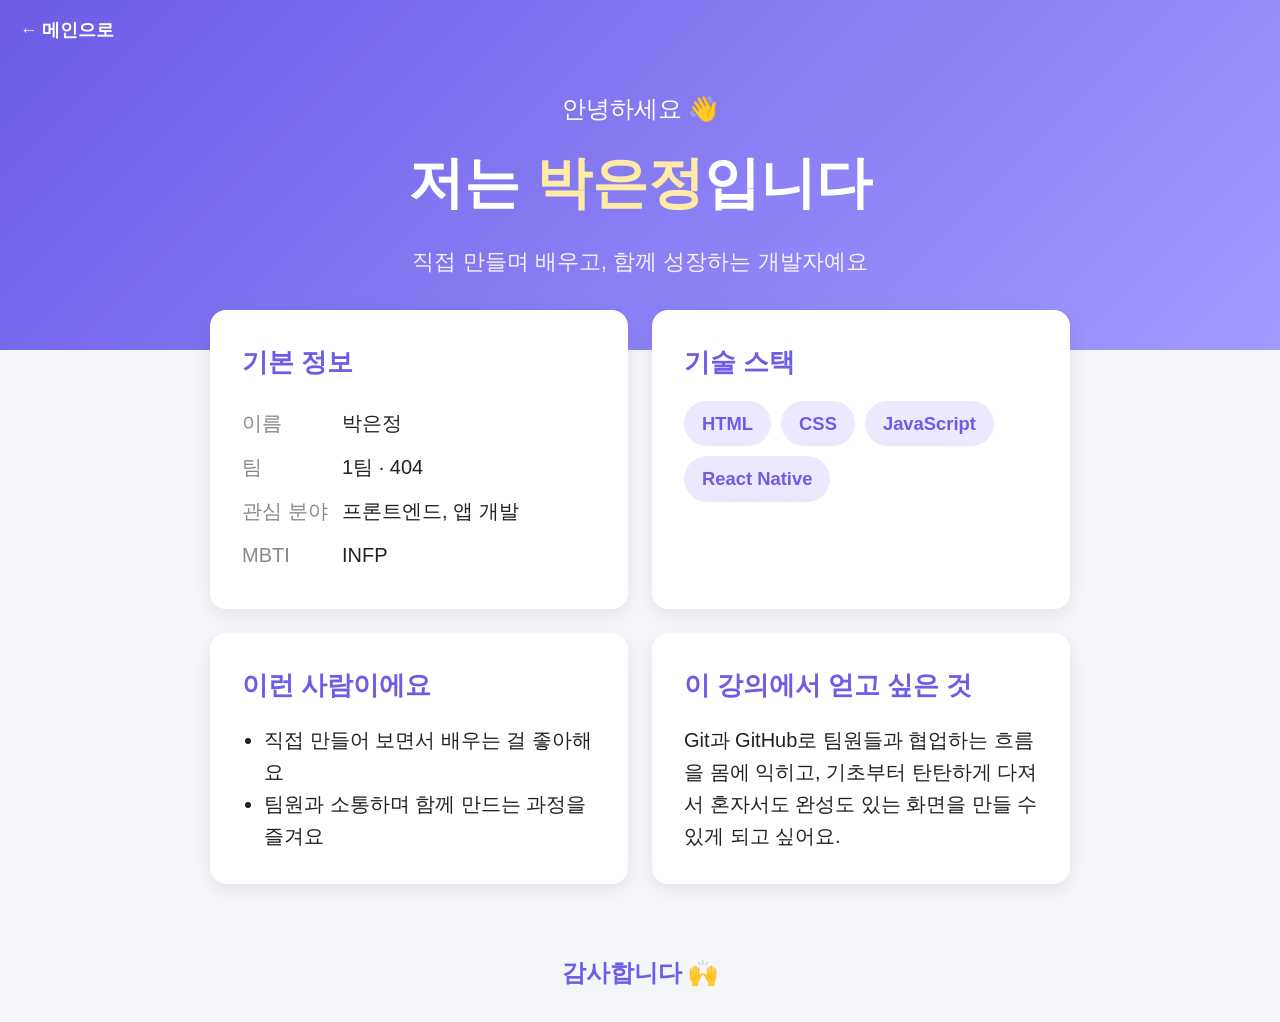
<file: eunjeong/index.html>
<!doctype html>
<html lang="ko">
  <head>
    <meta charset="UTF-8" />
    <meta name="viewport" content="width=device-width, initial-scale=1.0" />
    <title>자기소개 | 박은정</title>
    <link rel="stylesheet" href="../css/eunjeong.css" />
  </head>
  <body>
    <a class="back" href="../index.html">← 메인으로</a>

    <header class="hero">
      <p class="hello">안녕하세요 👋</p>
      <h1>저는 <span class="accent">박은정</span>입니다</h1>
      <p class="tagline">직접 만들며 배우고, 함께 성장하는 개발자예요</p>
    </header>

    <main>
      <section class="card">
        <h2>기본 정보</h2>
        <ul class="info">
          <li><span>이름</span>박은정</li>
          <li><span>팀</span>1팀 · 404</li>
          <li><span>관심 분야</span>프론트엔드, 앱 개발</li>
          <li><span>MBTI</span>INFP</li>
        </ul>
      </section>

      <section class="card">
        <h2>기술 스택</h2>
        <div class="tags">
          <span>HTML</span>
          <span>CSS</span>
          <span>JavaScript</span>
          <span>React Native</span>
        </div>
      </section>

      <section class="card">
        <h2>이런 사람이에요</h2>
        <ul class="points">
          <li>직접 만들어 보면서 배우는 걸 좋아해요</li>
          <li>팀원과 소통하며 함께 만드는 과정을 즐겨요</li>
        </ul>
      </section>

      <section class="card">
        <h2>이 강의에서 얻고 싶은 것</h2>
        <p>
          Git과 GitHub로 팀원들과 협업하는 흐름을 몸에 익히고, 기초부터 탄탄하게
          다져서 혼자서도 완성도 있는 화면을 만들 수 있게 되고 싶어요.
        </p>
      </section>
    </main>

    <footer>감사합니다 🙌</footer>
  </body>
</html>
</file>
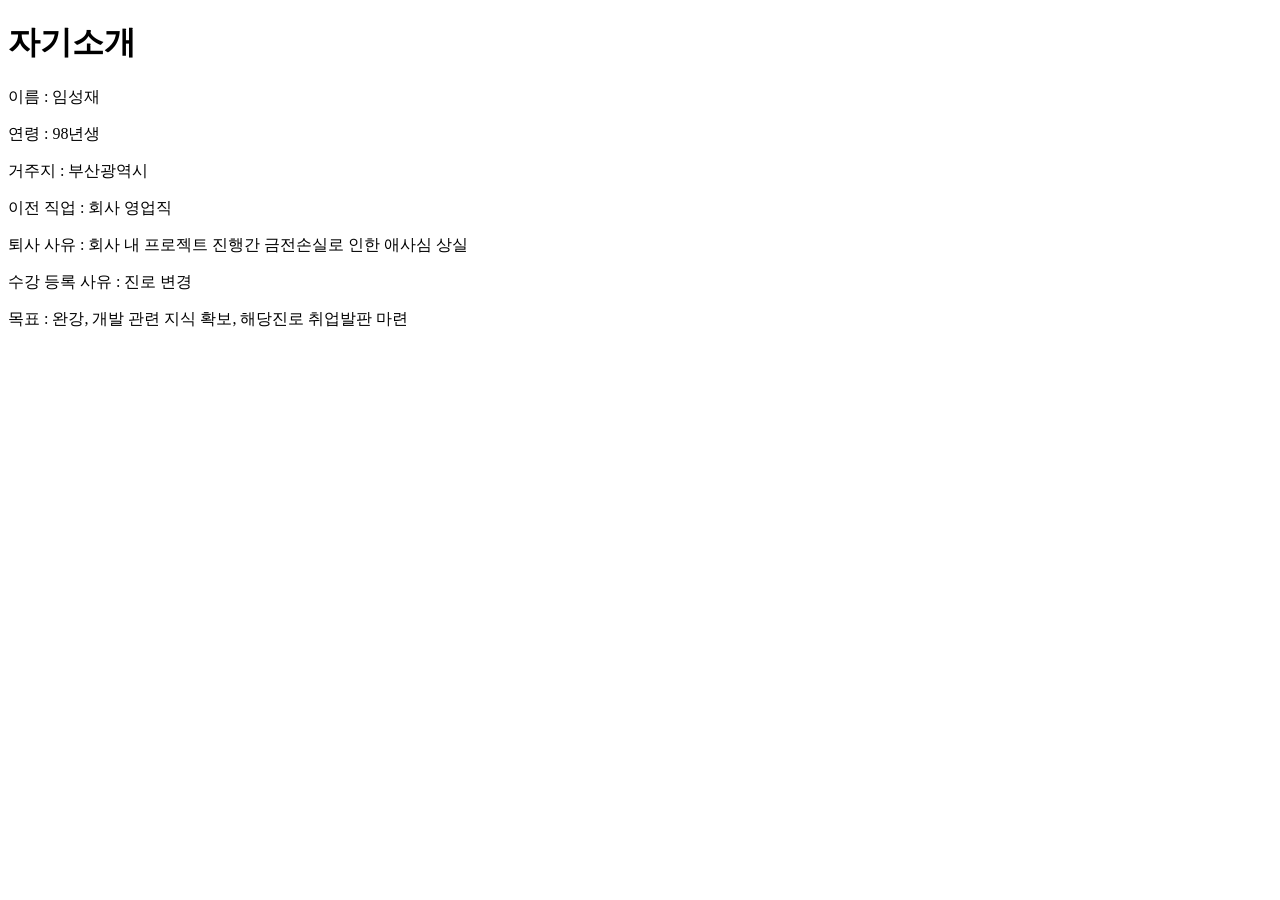
<file: lim/index.html>
<!DOCTYPE html>
<html lang="ko">
<head>
    <title>임성재 자기소개</title>
</head>
<body>
    <h1>자기소개</h1>
    <p> 이름 : 임성재</p>
    <p> 연령 : 98년생</p>
    <p> 거주지 : 부산광역시</p>
    <p> 이전 직업 : 회사 영업직 <p>
    <p> 퇴사 사유 : 회사 내 프로젝트 진행간 금전손실로 인한 애사심 상실 <p>
    <p> 수강 등록 사유 : 진로 변경</p>
    <p> 목표 : 완강, 개발 관련 지식 확보, 해당진로 취업발판 마련</p>
    </p>
</body>
</file>
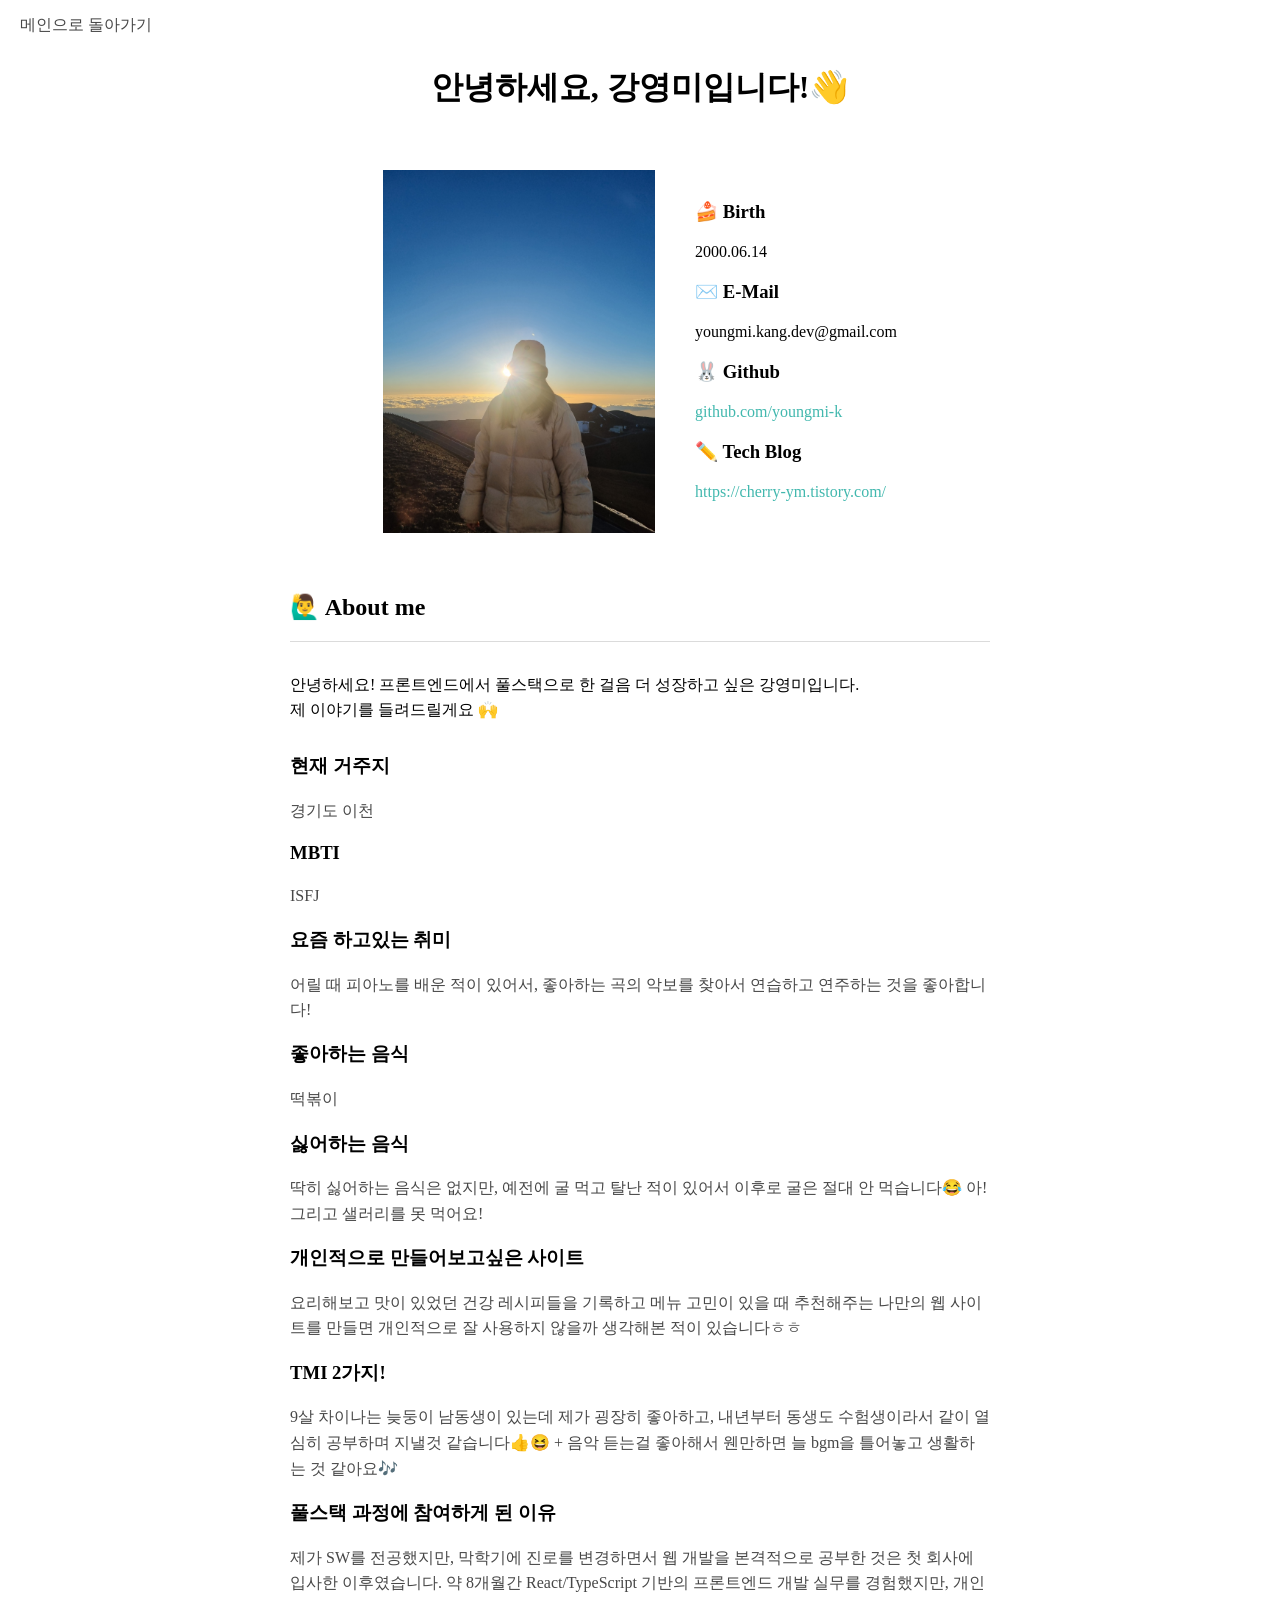
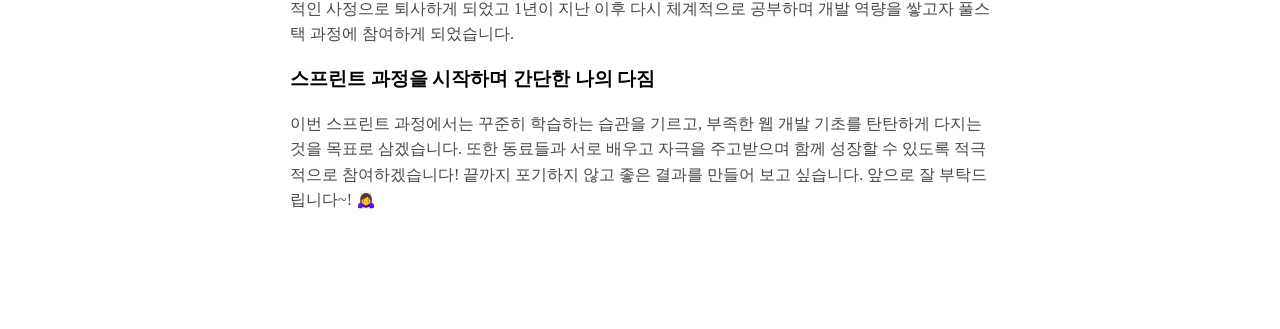
<file: youngmi/index.html>
<!doctype html>
<html lang="en">
  <head>
    <meta charset="UTF-8" />
    <meta name="viewport" content="width=device-width, initial-scale=1.0" />
    <title>강영미 소개페이지</title>
    <link rel="preconnect" href="https://fonts.googleapis.com" />
    <link rel="preconnect" href="https://fonts.gstatic.com" crossorigin />
    <link
      href="https://fonts.googleapis.com/css2?family=Nanum+Gothic&display=swap"
      rel="stylesheet"
    />
    <!-- <link rel="stylesheet" href="/css/style.css" /> -->
    <link rel="stylesheet" href="/css/youngmi.css" />
  </head>
  <body>
    <header>
        <a class="back" href="/">메인으로 돌아가기</a>
      <h1 class="header-title">안녕하세요, 강영미입니다!👋</h1>
    </header>
    <main>
      <section class="profile">
        <img class="profile-img" src="/images/youngmi-profile.jpg" />
        <div class="profile-content">
          <h3>🍰 Birth</h3>
          <p>2000.06.14</p>
          <h3>✉️ E-Mail</h3>
          <p>youngmi.kang.dev@gmail.com</p>
          <h3>🐰 Github</h3>
          <a href="https://github.com/youngmi-k">github.com/youngmi-k</a>
          <h3>✏️ Tech Blog</h3>
          <a href="https://cherry-ym.tistory.com/"
            >https://cherry-ym.tistory.com/</a
          >
        </div>
      </section>
      <section class="introduction">
        <div class="title">
          <h2>🙋‍♂️ About me</h2>
        </div>
        <div class="description">
          <p>
            안녕하세요! 프론트엔드에서 풀스택으로 한 걸음 더 성장하고 싶은 강영미입니다.<br>
            제 이야기를 들려드릴게요 🙌
          </p>
        </div>
        <ul class="content-list">
          <li class="content">
            <h3>현재 거주지</h3>
            <p>경기도 이천</p>
          </li>
          <li class="content">
            <h3>MBTI</h3>
            <p>ISFJ</p>
          </li>
          <li class="content">
            <h3>요즘 하고있는 취미</h3>
            <p>
              어릴 때 피아노를 배운 적이 있어서, 좋아하는 곡의 악보를 찾아서
              연습하고 연주하는 것을 좋아합니다!
            </p>
          </li>
          <li class="content">
            <h3>좋아하는 음식</h3>
            <p>떡볶이</p>
          </li>
          <li class="content">
            <h3>싫어하는 음식</h3>
            <p>
              딱히 싫어하는 음식은 없지만, 예전에 굴 먹고 탈난 적이 있어서
              이후로 굴은 절대 안 먹습니다😂 아! 그리고 샐러리를 못 먹어요!
            </p>
          </li>
          <li class="content">
            <h3>개인적으로 만들어보고싶은 사이트</h3>
            <p>
              요리해보고 맛이 있었던 건강 레시피들을 기록하고 메뉴 고민이 있을
              때 추천해주는 나만의 웹 사이트를 만들면 개인적으로 잘 사용하지
              않을까 생각해본 적이 있습니다ㅎㅎ
            </p>
          </li>
          <li class="content">
            <h3>TMI 2가지!</h3>
            <p>
              9살 차이나는 늦둥이 남동생이 있는데 제가 굉장히 좋아하고, 내년부터
              동생도 수험생이라서 같이 열심히 공부하며 지낼것 같습니다👍😆 +
              음악 듣는걸 좋아해서 웬만하면 늘 bgm을 틀어놓고 생활하는 것
              같아요🎶
            </p>
          </li>
          <li class="content">
            <h3>풀스택 과정에 참여하게 된 이유</h3>
            <p>
              제가 SW를 전공했지만, 막학기에 진로를 변경하면서 웹 개발을
              본격적으로 공부한 것은 첫 회사에 입사한 이후였습니다. 약 8개월간
              React/TypeScript 기반의 프론트엔드 개발 실무를 경험했지만,
              개인적인 사정으로 퇴사하게 되었고 1년이 지난 이후 다시 체계적으로
              공부하며 개발 역량을 쌓고자 풀스택 과정에 참여하게 되었습니다.
            </p>
          </li>
          <li class="content">
            <h3>스프린트 과정을 시작하며 간단한 나의 다짐</h3>
            <p>
              이번 스프린트 과정에서는 꾸준히 학습하는 습관을 기르고, 부족한 웹
              개발 기초를 탄탄하게 다지는 것을 목표로 삼겠습니다. 또한 동료들과
              서로 배우고 자극을 주고받으며 함께 성장할 수 있도록 적극적으로
              참여하겠습니다! 끝까지 포기하지 않고 좋은 결과를 만들어 보고
              싶습니다. 앞으로 잘 부탁드립니다~! 🙇‍♀️
            </p>
          </div>
        </ul>
      </section>
    </main>
  </body>
</html>
</file>
<file: css/eunjeong.css>
* {
  box-sizing: border-box;
  margin: 0;
  padding: 0;
}

body {
  font-family: "Pretendard", -apple-system, "Apple SD Gothic Neo", sans-serif;
  background: #f5f6fa;
  color: #222;
  line-height: 1.6;
}

.back {
  position: absolute;
  top: 16px;
  left: 20px;
  color: #fff;
  text-decoration: none;
  font-size: 1.1rem;
  font-weight: 600;
}

.back:hover {
  text-decoration: underline;
}

/* 발표용: 큰 글씨 */
.hero {
  text-align: center;
  padding: 90px 20px 70px;
  background: linear-gradient(135deg, #6c5ce7, #a29bfe);
  color: #fff;
}

.hello {
  font-size: 1.5rem;
  margin-bottom: 10px;
}

.hero h1 {
  font-size: 3.5rem;
}

.accent {
  color: #ffeaa7;
}

.tagline {
  margin-top: 16px;
  font-size: 1.4rem;
  opacity: 0.9;
}

main {
  max-width: 900px;
  margin: -40px auto 0;
  padding: 0 20px 40px;
  display: grid;
  grid-template-columns: 1fr 1fr;
  gap: 24px;
}

.card {
  background: #fff;
  border-radius: 16px;
  padding: 32px;
  box-shadow: 0 6px 20px rgba(0, 0, 0, 0.08);
}

.card h2 {
  font-size: 1.6rem;
  color: #6c5ce7;
  margin-bottom: 18px;
}

.card p,
.card li {
  font-size: 1.25rem;
}

.info {
  list-style: none;
}

.info li {
  padding: 6px 0;
}

.info span {
  display: inline-block;
  width: 100px;
  color: #888;
}

.tags {
  display: flex;
  flex-wrap: wrap;
  gap: 10px;
}

.tags span {
  background: #ece9ff;
  color: #6c5ce7;
  padding: 8px 18px;
  border-radius: 999px;
  font-size: 1.15rem;
  font-weight: 600;
}

.points {
  padding-left: 22px;
}

footer {
  text-align: center;
  padding: 30px;
  font-size: 1.5rem;
  color: #6c5ce7;
  font-weight: 700;
}

@media (max-width: 700px) {
  main {
    grid-template-columns: 1fr;
  }
  .hero h1 {
    font-size: 2.4rem;
  }
}
</file>
<file: css/style.css>
* {
  box-sizing: border-box;
}

body {
  font-family:
    "Pretendard Variable",
    Pretendard,
    -apple-system,
    BlinkMacSystemFont,
    system-ui,
    Roboto,
    "Helvetica Neue",
    "Segoe UI",
    "Apple SD Gothic Neo",
    "Noto Sans KR",
    "Malgun Gothic",
    "Apple Color Emoji",
    "Segoe UI Emoji",
    "Segoe UI Symbol",
    sans-serif;
  background-color: #edede9;
}

header {
  width: 100%;
  height: 250px;
  display: flex;
  justify-content: center;
  align-items: center;
}

header .title {
  font-size: 3rem;
  font-weight: 700;
  color: #343a40;
}

main .team-section .member-container .member a {
  font-size: 128px;
}

main .team-section {
  width: 100%;
}

.team-section .member-container {
  display: grid;
  grid-template-columns: repeat(4, 1fr);
}

.team-section .member-container .member {
  display: flex;
  flex-direction: column;
  align-items: center;
  gap: 20px;
}

.team-section .member-container .member h2 {
  font-size: 1.5rem;
  font-weight: 500;
  color: #495057;
}
</file>
<file: css/youngmi.css>
* {
  box-sizing: border-box;
}

body {
  margin: 0;
  padding: 0;
}

header {
  margin-bottom: 60px;
  padding-top: 15px;
}

main {
  width: 100%;
  max-width: 700px;
  margin: 0 auto;
  padding-bottom: 100px;
}

.header-title {
  text-align: center;
  margin: 0;
  padding-top: 30px;
}

.back {
  text-decoration: none;
  color: #474747;
  padding: 0 20px;
}

.profile {
  display: flex;
  justify-content: center;
  align-items: center;
  gap: 40px;
  margin-bottom: 60px;
}

.profile-img {
  width: 17rem;
}

.profile h3,
p {
  margin: 0;
}

.profile-content {
  display: flex;
  flex-direction: column;
  gap: 20px;
}

.profile-content a {
  text-decoration: none;
  color: #42b8ae;
}

.content-list {
  list-style: none;
  padding-left: 0;
}

.title {
  border-bottom: 1px solid #dbdbdb;
  margin-bottom: 30px;
}

.content p {
  line-height: 1.6;
  color: #474747;
}

.description {
  margin-bottom: 30px;
}

.description p {
  line-height: 1.6;
}
</file>
